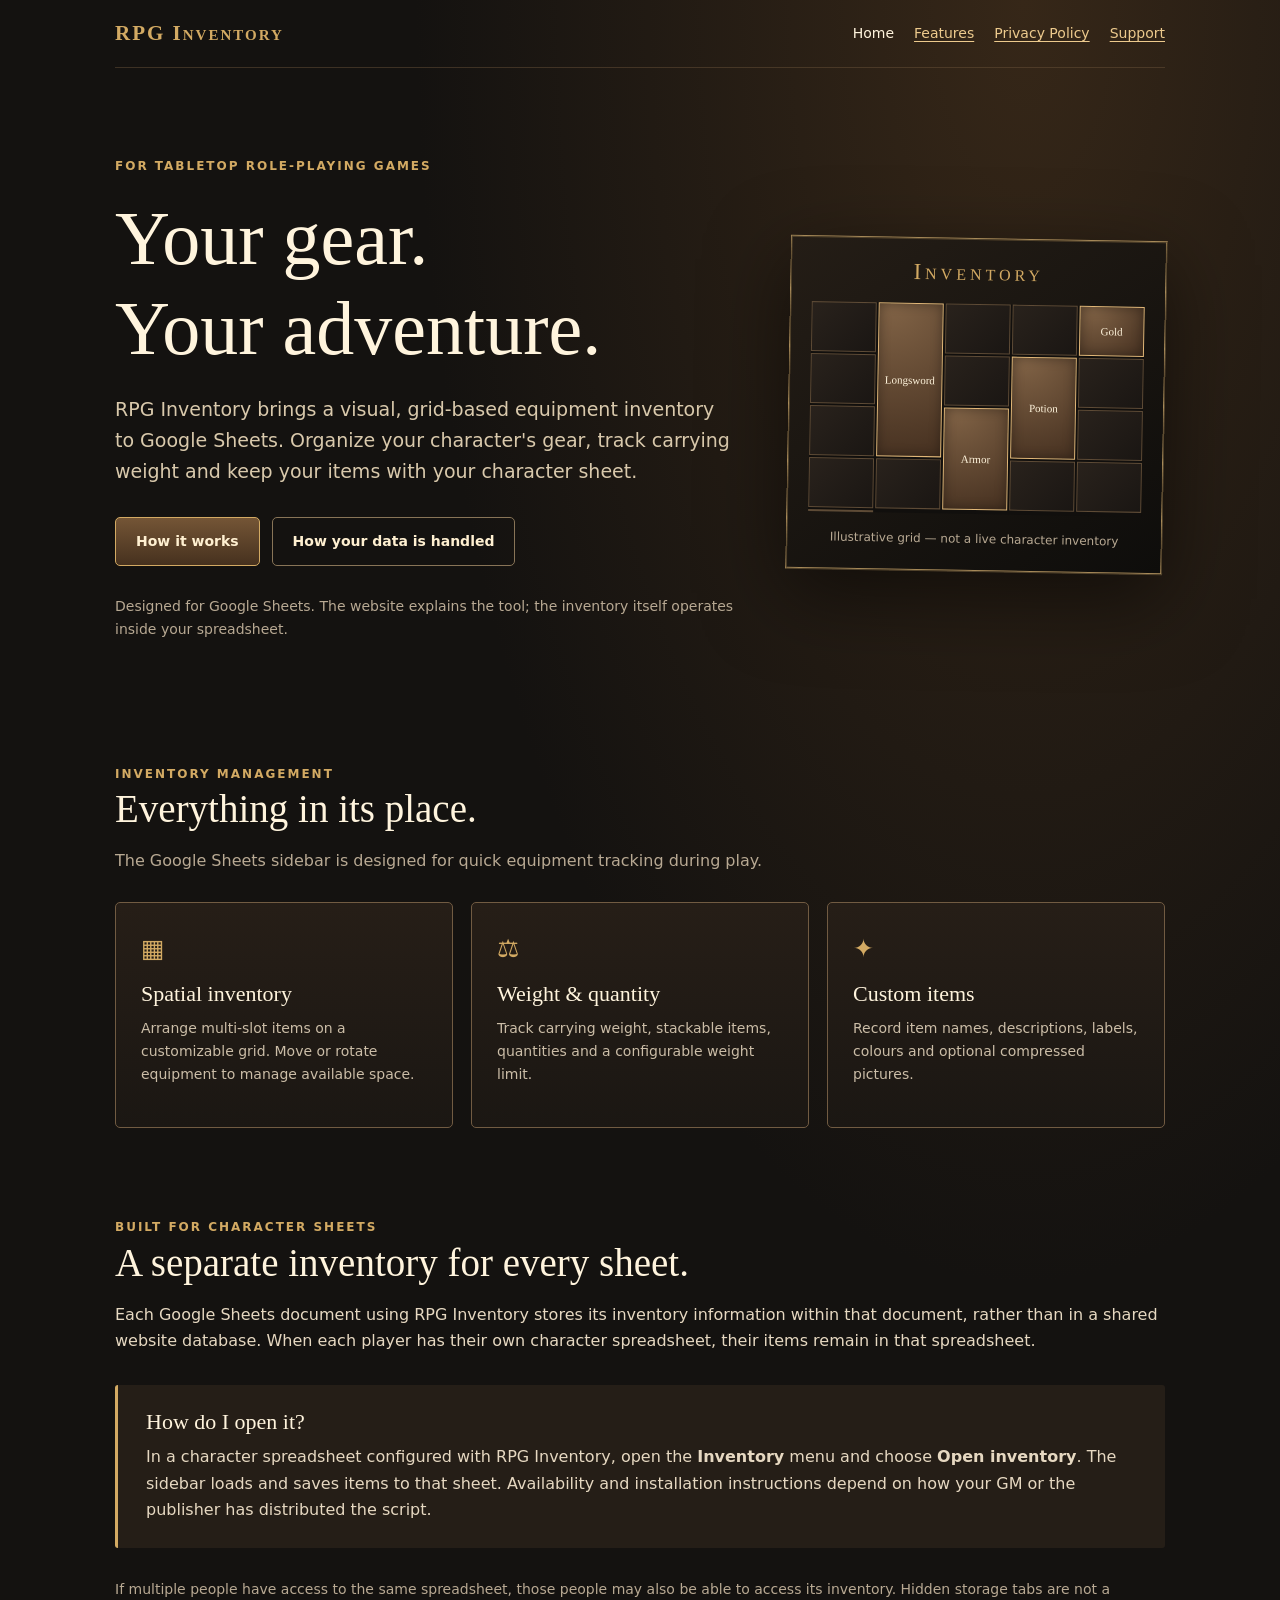
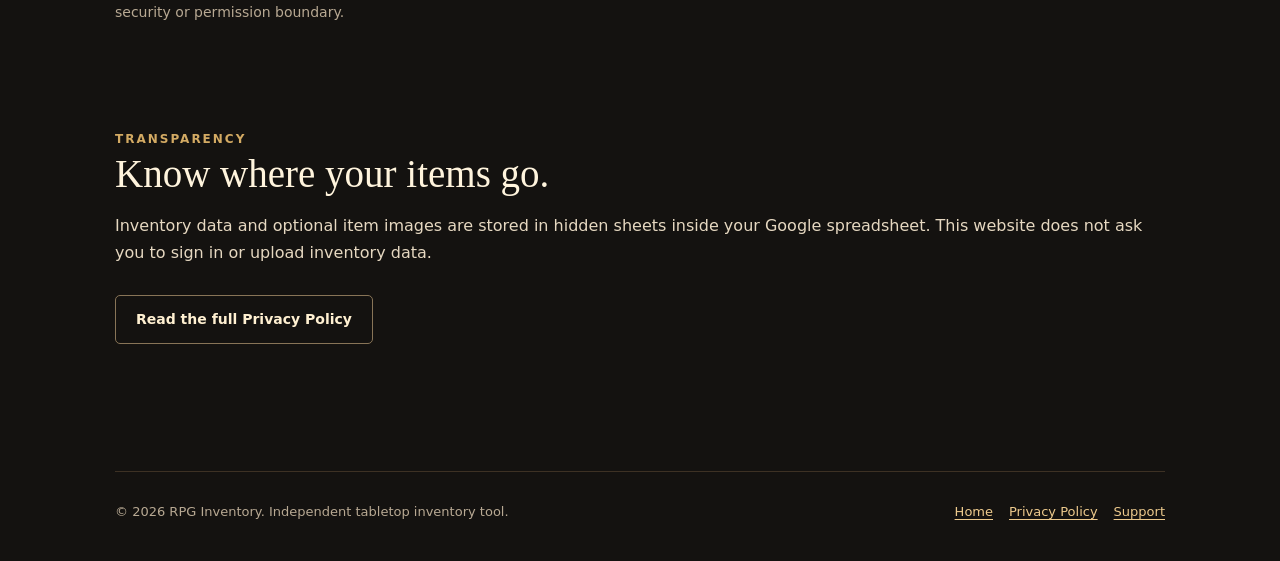
<file: index.html>
<!doctype html>
<html lang="en">
<head>
<meta charset="utf-8"><meta name="viewport" content="width=device-width, initial-scale=1">
<meta name="description" content="RPG Inventory is a visual inventory manager for tabletop role-playing games, built into Google Sheets.">
<title>RPG Inventory — Visual Inventory for Google Sheets</title>
<link rel="stylesheet" href="./style.css">
</head>
<body>
<div class="container">
<header class="nav"><a class="brand" href="./index.html">RPG Inventory</a><nav class="nav-links" aria-label="Main navigation"><a aria-current="page" href="./index.html">Home</a><a href="#features">Features</a><a href="./privacy.html">Privacy Policy</a><a href="https://discord.gg/qZAm3hbKmB" rel="noopener noreferrer">Support</a></nav></header>
<main>
<section class="hero"><div><span class="eyebrow">For tabletop role-playing games</span><h1>Your gear.<br>Your adventure.</h1><p class="lead">RPG Inventory brings a visual, grid-based equipment inventory to Google Sheets. Organize your character's gear, track carrying weight and keep your items with your character sheet.</p><div class="buttons"><a class="button" href="#how-it-works">How it works</a><a class="button alt" href="./privacy.html">How your data is handled</a></div><p class="hero-note">Designed for Google Sheets. The website explains the tool; the inventory itself operates inside your spreadsheet.</p></div>
<div class="item-preview" aria-label="Illustrative inventory grid"><strong>Inventory</strong><div class="slots" aria-hidden="true"><span class="slot"></span><span class="item-shape sword">Longsword</span><span class="slot"></span><span class="slot"></span><span class="item-shape coin">Gold</span><span class="slot"></span><span class="slot"></span><span class="item-shape potion">Potion</span><span class="slot"></span><span class="slot"></span><span class="slot"></span><span class="item-shape armor">Armor</span><span class="slot"></span><span class="slot"></span><span class="slot"></span><span class="slot"></span><span class="slot"></span></div><p class="preview-caption">Illustrative grid — not a live character inventory</p></div></section>
<section id="features" class="section"><span class="eyebrow">Inventory management</span><h2>Everything in its place.</h2><p class="section-intro">The Google Sheets sidebar is designed for quick equipment tracking during play.</p>
<div class="cards"><article class="card"><div class="symbol" aria-hidden="true">▦</div><h3>Spatial inventory</h3><p>Arrange multi-slot items on a customizable grid. Move or rotate equipment to manage available space.</p></article><article class="card"><div class="symbol" aria-hidden="true">⚖</div><h3>Weight &amp; quantity</h3><p>Track carrying weight, stackable items, quantities and a configurable weight limit.</p></article><article class="card"><div class="symbol" aria-hidden="true">✦</div><h3>Custom items</h3><p>Record item names, descriptions, labels, colours and optional compressed pictures.</p></article></div></section>
<section id="how-it-works" class="section"><span class="eyebrow">Built for character sheets</span><h2>A separate inventory for every sheet.</h2><p>Each Google Sheets document using RPG Inventory stores its inventory information within that document, rather than in a shared website database. When each player has their own character spreadsheet, their items remain in that spreadsheet.</p><div class="callout"><h3>How do I open it?</h3><p>In a character spreadsheet configured with RPG Inventory, open the <strong>Inventory</strong> menu and choose <strong>Open inventory</strong>. The sidebar loads and saves items to that sheet. Availability and installation instructions depend on how your GM or the publisher has distributed the script.</p></div><p class="hero-note">If multiple people have access to the same spreadsheet, those people may also be able to access its inventory. Hidden storage tabs are not a security or permission boundary.</p></section>
<section class="section"><span class="eyebrow">Transparency</span><h2>Know where your items go.</h2><p>Inventory data and optional item images are stored in hidden sheets inside your Google spreadsheet. This website does not ask you to sign in or upload inventory data.</p><div class="buttons"><a class="button alt" href="./privacy.html">Read the full Privacy Policy</a></div></section>
</main>
<footer class="footer"><span>© 2026 RPG Inventory. Independent tabletop inventory tool.</span><div class="footer-links"><a href="./index.html">Home</a><a href="./privacy.html">Privacy Policy</a><a href="https://discord.gg/qZAm3hbKmB" rel="noopener noreferrer">Support</a></div></footer>
</div></body></html>
</file>
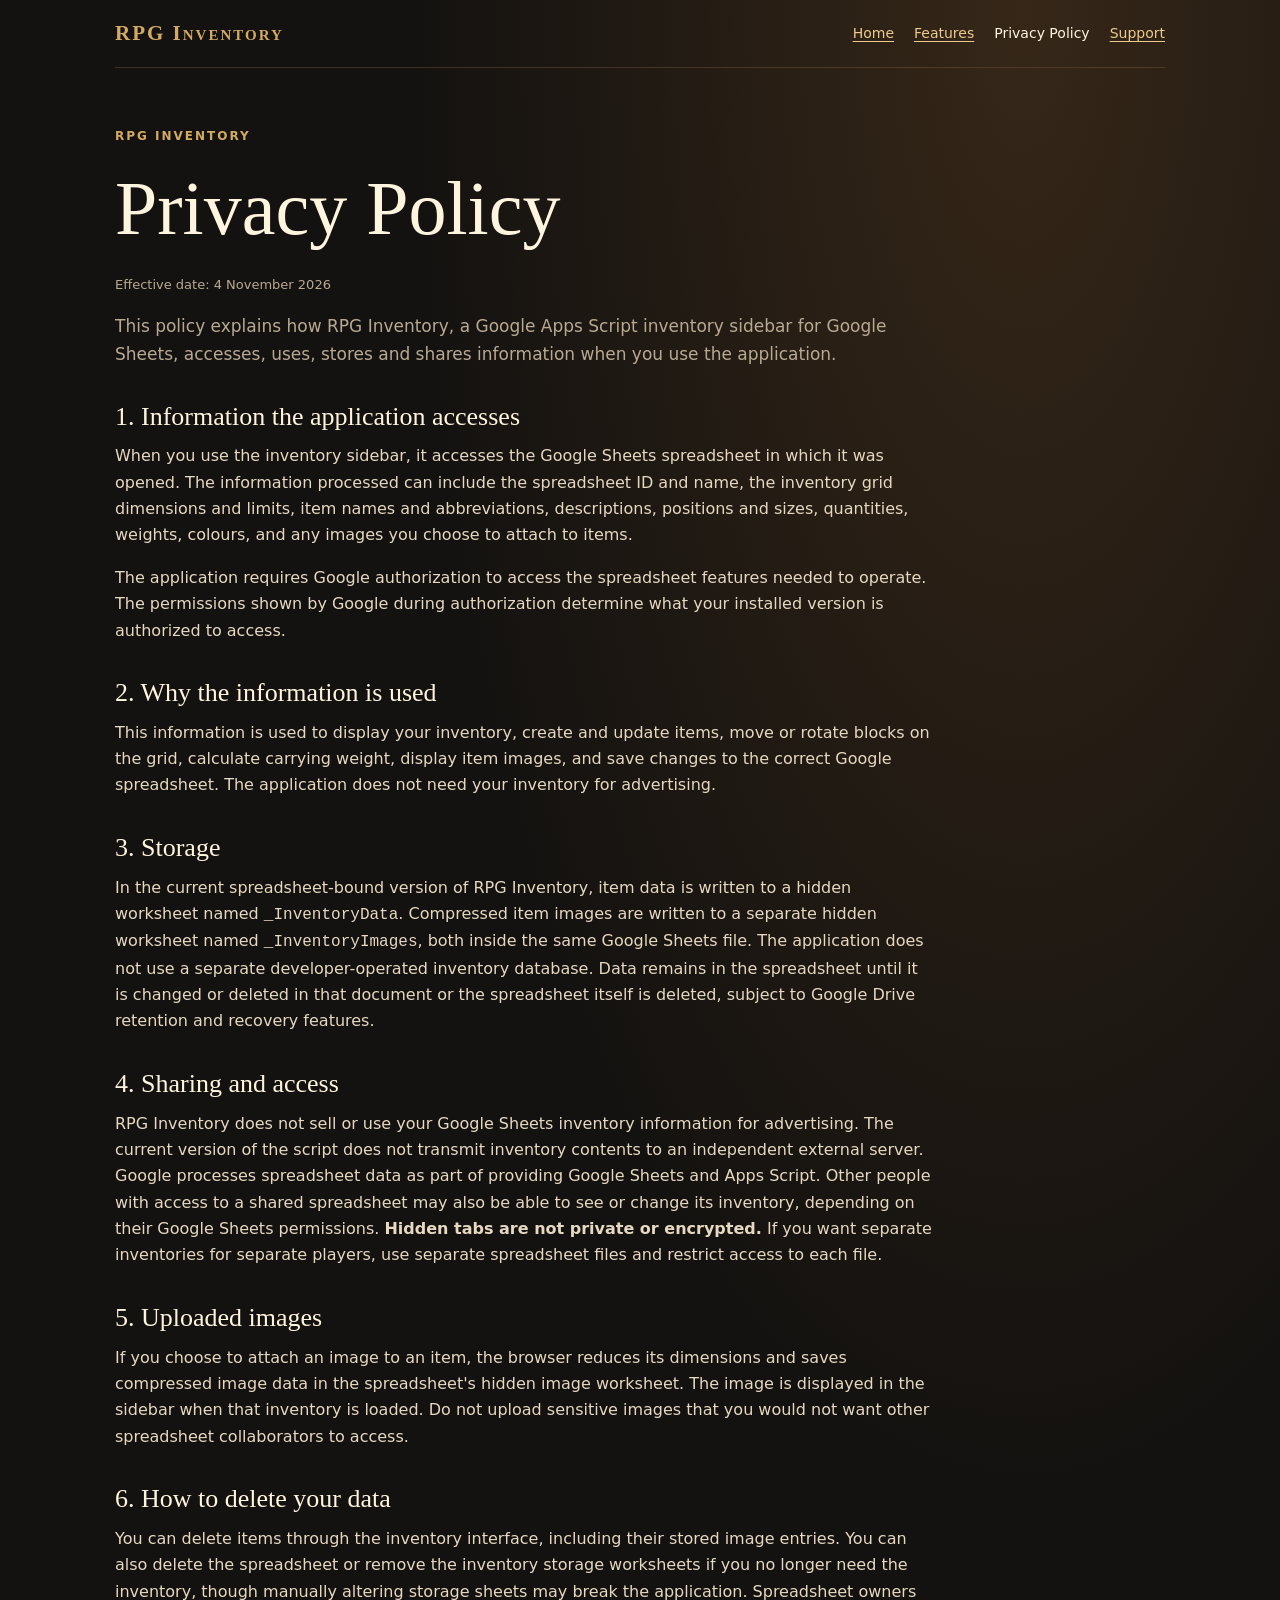
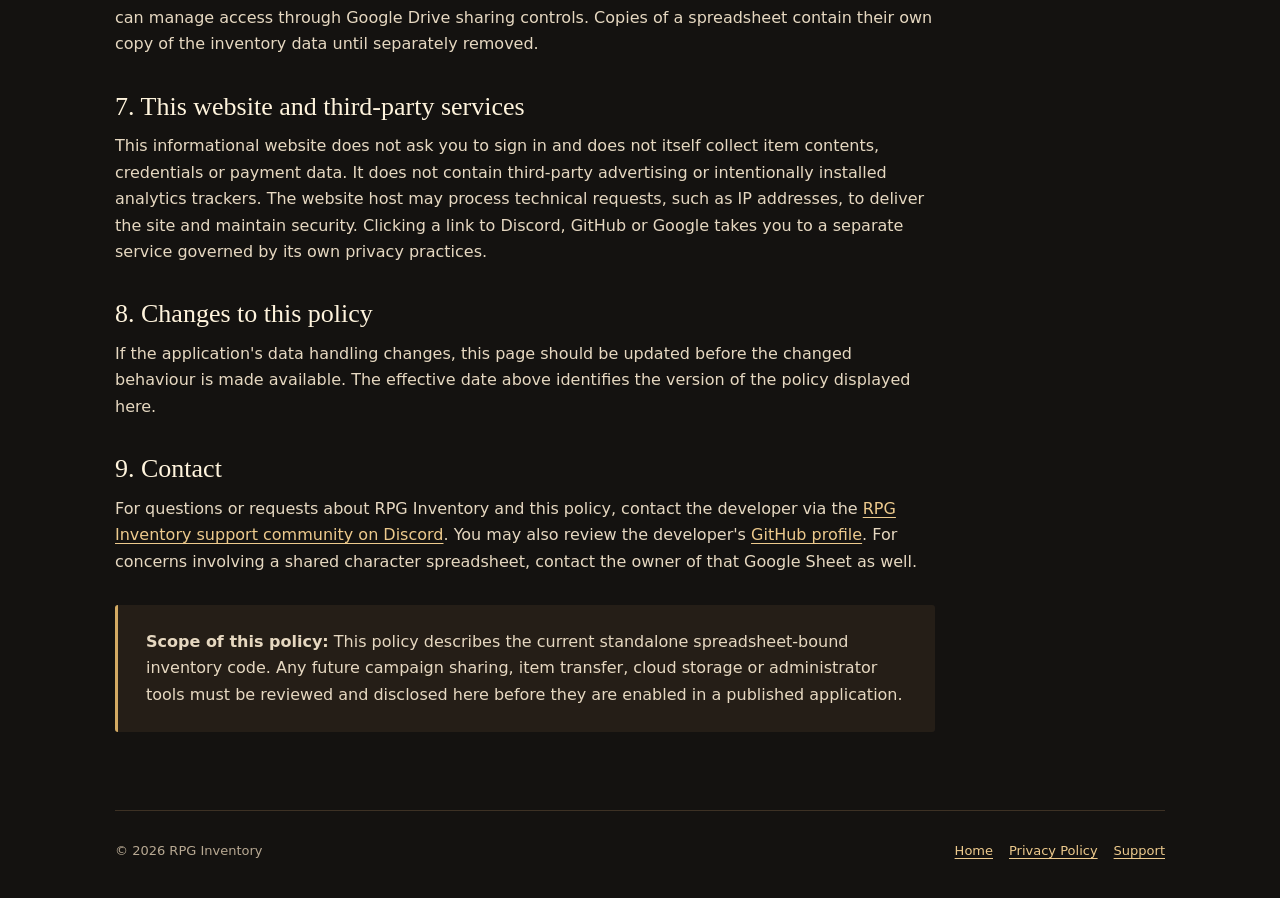
<file: privacy.html>
<!doctype html>
<html lang="en"><head><meta charset="utf-8"><meta name="viewport" content="width=device-width, initial-scale=1">
<meta name="description" content="Privacy Policy for RPG Inventory, a Google Sheets inventory management application."><title>Privacy Policy — RPG Inventory</title>
<link rel="stylesheet" href="./style.css"></head><body><div class="container">
<header class="nav"><a class="brand" href="./index.html">RPG Inventory</a><nav class="nav-links" aria-label="Main navigation"><a href="./index.html">Home</a><a href="./index.html#features">Features</a><a href="./privacy.html" aria-current="page">Privacy Policy</a><a href="https://discord.gg/qZAm3hbKmB" rel="noopener noreferrer">Support</a></nav></header>
<main class="legal"><span class="eyebrow">RPG Inventory</span><h1>Privacy Policy</h1><p class="date">Effective date: 4 November 2026</p><p class="intro">This policy explains how RPG Inventory, a Google Apps Script inventory sidebar for Google Sheets, accesses, uses, stores and shares information when you use the application.</p>
<h2>1. Information the application accesses</h2><p>When you use the inventory sidebar, it accesses the Google Sheets spreadsheet in which it was opened. The information processed can include the spreadsheet ID and name, the inventory grid dimensions and limits, item names and abbreviations, descriptions, positions and sizes, quantities, weights, colours, and any images you choose to attach to items.</p><p>The application requires Google authorization to access the spreadsheet features needed to operate. The permissions shown by Google during authorization determine what your installed version is authorized to access.</p>
<h2>2. Why the information is used</h2><p>This information is used to display your inventory, create and update items, move or rotate blocks on the grid, calculate carrying weight, display item images, and save changes to the correct Google spreadsheet. The application does not need your inventory for advertising.</p>
<h2>3. Storage</h2><p>In the current spreadsheet-bound version of RPG Inventory, item data is written to a hidden worksheet named <code>_InventoryData</code>. Compressed item images are written to a separate hidden worksheet named <code>_InventoryImages</code>, both inside the same Google Sheets file. The application does not use a separate developer-operated inventory database. Data remains in the spreadsheet until it is changed or deleted in that document or the spreadsheet itself is deleted, subject to Google Drive retention and recovery features.</p>
<h2>4. Sharing and access</h2><p>RPG Inventory does not sell or use your Google Sheets inventory information for advertising. The current version of the script does not transmit inventory contents to an independent external server. Google processes spreadsheet data as part of providing Google Sheets and Apps Script. Other people with access to a shared spreadsheet may also be able to see or change its inventory, depending on their Google Sheets permissions. <strong>Hidden tabs are not private or encrypted.</strong> If you want separate inventories for separate players, use separate spreadsheet files and restrict access to each file.</p>
<h2>5. Uploaded images</h2><p>If you choose to attach an image to an item, the browser reduces its dimensions and saves compressed image data in the spreadsheet's hidden image worksheet. The image is displayed in the sidebar when that inventory is loaded. Do not upload sensitive images that you would not want other spreadsheet collaborators to access.</p>
<h2>6. How to delete your data</h2><p>You can delete items through the inventory interface, including their stored image entries. You can also delete the spreadsheet or remove the inventory storage worksheets if you no longer need the inventory, though manually altering storage sheets may break the application. Spreadsheet owners can manage access through Google Drive sharing controls. Copies of a spreadsheet contain their own copy of the inventory data until separately removed.</p>
<h2>7. This website and third-party services</h2><p>This informational website does not ask you to sign in and does not itself collect item contents, credentials or payment data. It does not contain third-party advertising or intentionally installed analytics trackers. The website host may process technical requests, such as IP addresses, to deliver the site and maintain security. Clicking a link to Discord, GitHub or Google takes you to a separate service governed by its own privacy practices.</p>
<h2>8. Changes to this policy</h2><p>If the application's data handling changes, this page should be updated before the changed behaviour is made available. The effective date above identifies the version of the policy displayed here.</p>
<h2>9. Contact</h2><p>For questions or requests about RPG Inventory and this policy, contact the developer via the <a href="https://discord.gg/qZAm3hbKmB" rel="noopener noreferrer">RPG Inventory support community on Discord</a>. You may also review the developer's <a href="https://github.com/xuvenz-source" rel="noopener noreferrer">GitHub profile</a>. For concerns involving a shared character spreadsheet, contact the owner of that Google Sheet as well.</p>
<div class="callout"><p><strong>Scope of this policy:</strong> This policy describes the current standalone spreadsheet-bound inventory code. Any future campaign sharing, item transfer, cloud storage or administrator tools must be reviewed and disclosed here before they are enabled in a published application.</p></div>
</main><footer class="footer"><span>© 2026 RPG Inventory</span><div class="footer-links"><a href="./index.html">Home</a><a href="./privacy.html">Privacy Policy</a><a href="https://discord.gg/qZAm3hbKmB" rel="noopener noreferrer">Support</a></div></footer></div></body></html>
</file>
<file: style.css>
:root{color-scheme:dark;--bg:#141210;--panel:#211b17;--panel2:#2a221c;--text:#e6d8c1;--muted:#b8a993;--gold:#d3aa63;--line:#715b42;--white:#fff4dd}*{box-sizing:border-box}html{scroll-behavior:smooth}body{margin:0;background:radial-gradient(ellipse at 80% 0%,#362718 0,transparent 42%),var(--bg);color:var(--text);font:16px/1.65 system-ui,-apple-system,Segoe UI,sans-serif}a{color:#edca8d;text-decoration-thickness:1px;text-underline-offset:3px}a:hover{color:var(--white)}.container{width:min(1050px,calc(100% - 40px));margin:auto}.nav{display:flex;justify-content:space-between;align-items:center;gap:20px;padding:21px 0;border-bottom:1px solid #6c553b77}.brand{font:small-caps 700 21px Georgia,serif;letter-spacing:2px;color:var(--gold);text-decoration:none}.nav-links{display:flex;align-items:center;flex-wrap:wrap;gap:20px}.nav-links a{font-size:14px}.nav-links a[aria-current=page]{color:var(--white);text-decoration:none}main{padding-bottom:48px}.hero{padding:84px 0 68px;display:grid;grid-template-columns:1.25fr .75fr;gap:45px;align-items:center}.eyebrow{display:inline-block;letter-spacing:2px;text-transform:uppercase;font-size:12px;color:var(--gold);font-weight:700}h1,h2,h3{font-family:Georgia,serif;color:var(--white);font-weight:400;line-height:1.18}h1{font-size:clamp(42px,6vw,76px);margin:16px 0 20px}h2{font-size:clamp(27px,4vw,39px);margin:0 0 16px}h3{font-size:22px;margin:0 0 10px}p{margin:0 0 16px}.lead{font-size:19px;color:#d9c9ac;max-width:620px}.hero-note{font-size:14px;color:var(--muted)}.buttons{display:flex;gap:12px;flex-wrap:wrap;margin:29px 0}.button{display:inline-block;padding:12px 20px;border:1px solid var(--gold);border-radius:5px;background:linear-gradient(#745536,#46311e);color:#fff0d1;text-decoration:none;font-weight:700;font-size:14px}.button.alt{background:transparent;border-color:#887457}.button:hover{background:#87613b;color:#fff}.item-preview{background:linear-gradient(145deg,#241d16,#0e0d0b);border:2px ridge #a78a59;padding:20px;box-shadow:0 24px 80px #0008;transform:rotate(1deg)}.item-preview strong{display:block;font:small-caps 23px Georgia,serif;color:var(--gold);text-align:center;letter-spacing:4px;margin-bottom:18px}.slots{display:grid;grid-template-columns:repeat(5,1fr);grid-template-rows:repeat(4,50px);gap:2px;background:#110f0d}.slot{background:linear-gradient(135deg,#29221c,#1a1613);border:1px solid #5e4b36}.item-shape{background:radial-gradient(circle at 20% 0,#816346,#453020);border:1px solid #e1b778;color:#fff4dc;display:flex;align-items:center;justify-content:center;text-align:center;font:11px Georgia,serif;box-shadow:inset 0 0 12px #0005;z-index:1;overflow:hidden}.item-shape.sword{grid-column:2;grid-row:1/span 3}.item-shape.potion{grid-column:4;grid-row:2/span 2}.item-shape.armor{grid-column:3;grid-row:3/span 2}.item-shape.coin{grid-column:5;grid-row:1}.preview-caption{margin:16px 0 0;text-align:center;color:var(--muted);font-size:12px}.section{padding:35px 0 50px}.section-intro{max-width:650px;color:var(--muted)}.cards{display:grid;grid-template-columns:repeat(3,minmax(0,1fr));gap:18px;margin-top:27px}.card{border:1px solid var(--line);background:linear-gradient(#261e17,#1b1713);padding:25px;border-radius:5px}.symbol{font-size:25px;color:var(--gold);margin-bottom:12px}.card p{font-size:14px;color:#cbbda7}.callout{border-left:3px solid var(--gold);background:#251e17;padding:24px 28px;border-radius:3px;margin:30px 0}.callout p:last-child{margin-bottom:0}.footer{border-top:1px solid #6c553b77;padding:29px 0 38px;display:flex;gap:12px;justify-content:space-between;flex-wrap:wrap;color:var(--muted);font-size:13px}.footer-links{display:flex;gap:16px;flex-wrap:wrap}.legal{max-width:820px;padding-top:54px}.legal .intro{font-size:17px;color:var(--muted);margin-bottom:31px}.legal h2{font-size:26px;margin:34px 0 11px}.legal ul{padding-left:23px}.legal li{margin-bottom:8px}.legal .date{font-size:13px;color:var(--muted)}.legal a{overflow-wrap:anywhere}@media(max-width:760px){.hero{grid-template-columns:1fr;padding:50px 0 40px;gap:25px}.item-preview{max-width:410px;margin:auto;width:100%;transform:none}.cards{grid-template-columns:1fr}.nav{align-items:flex-start;flex-direction:column}.nav-links{gap:14px}.slots{grid-template-rows:repeat(4,38px)}}
</file>
